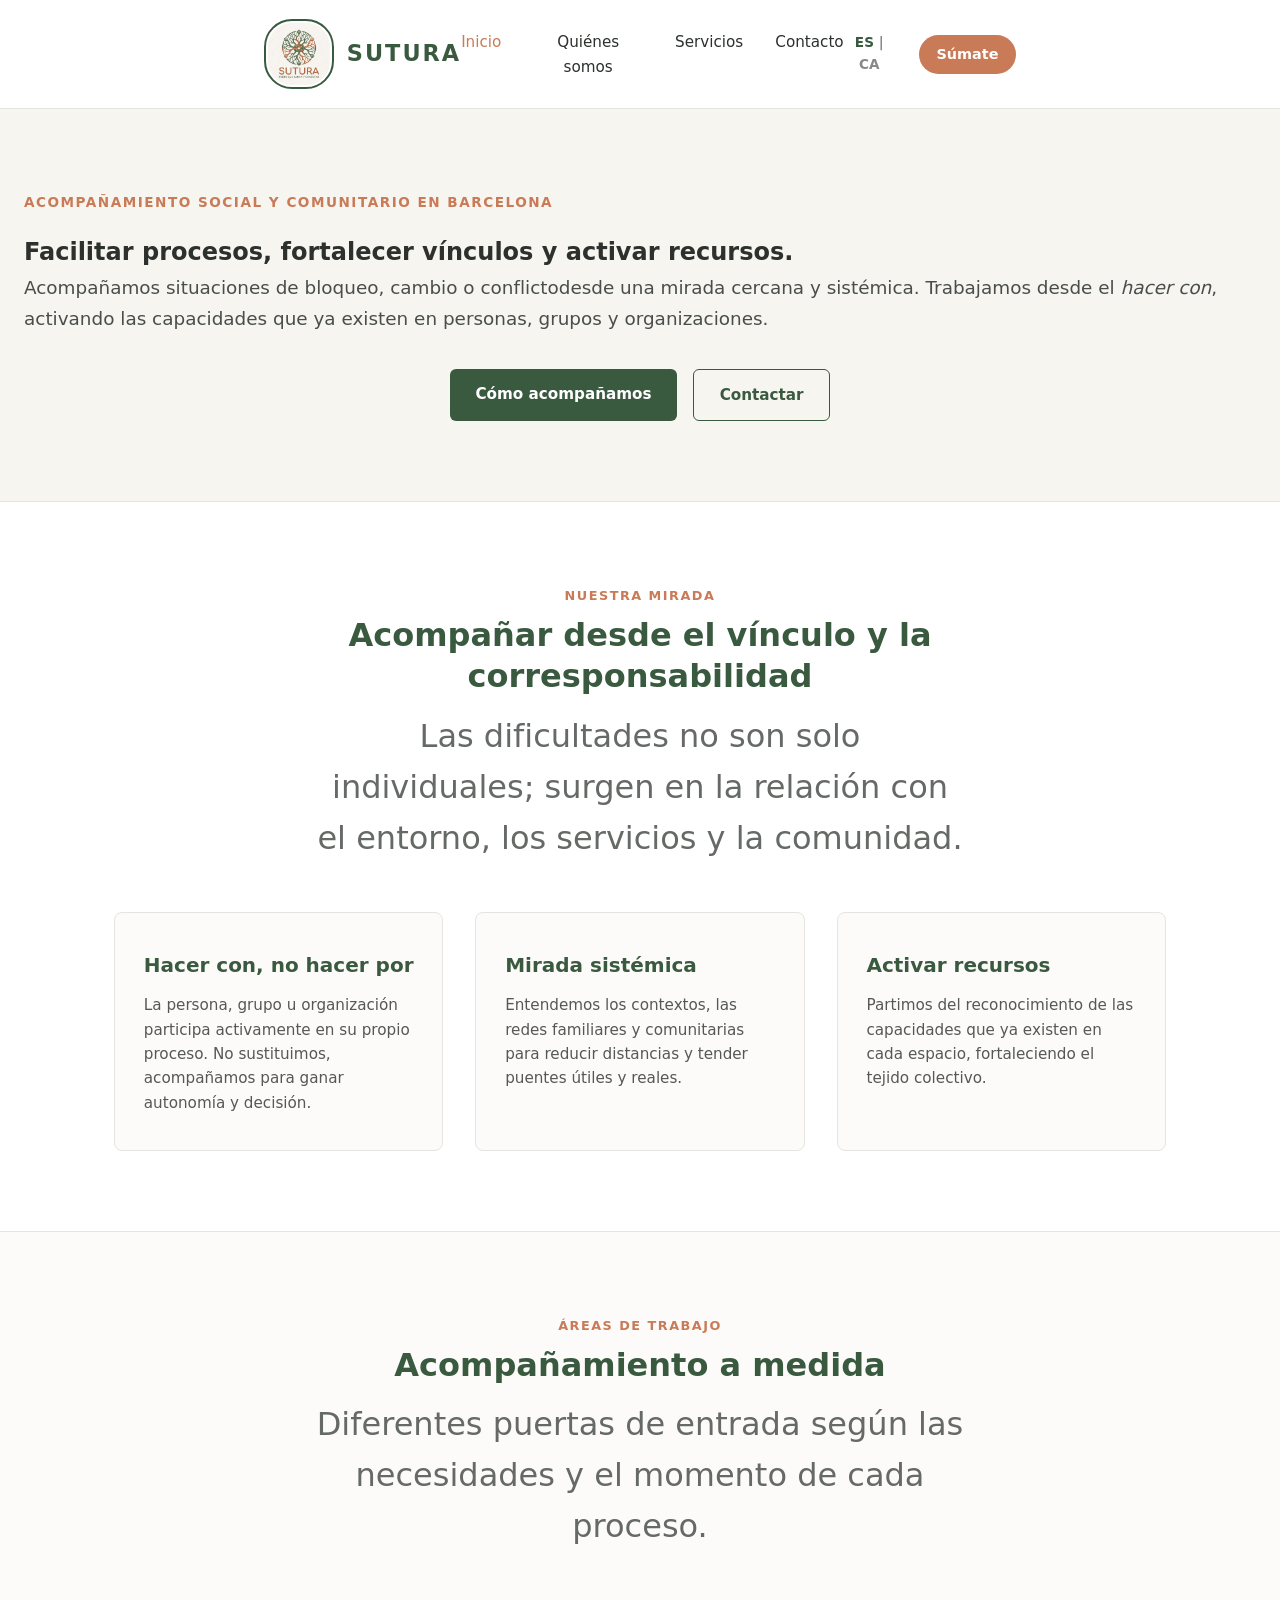
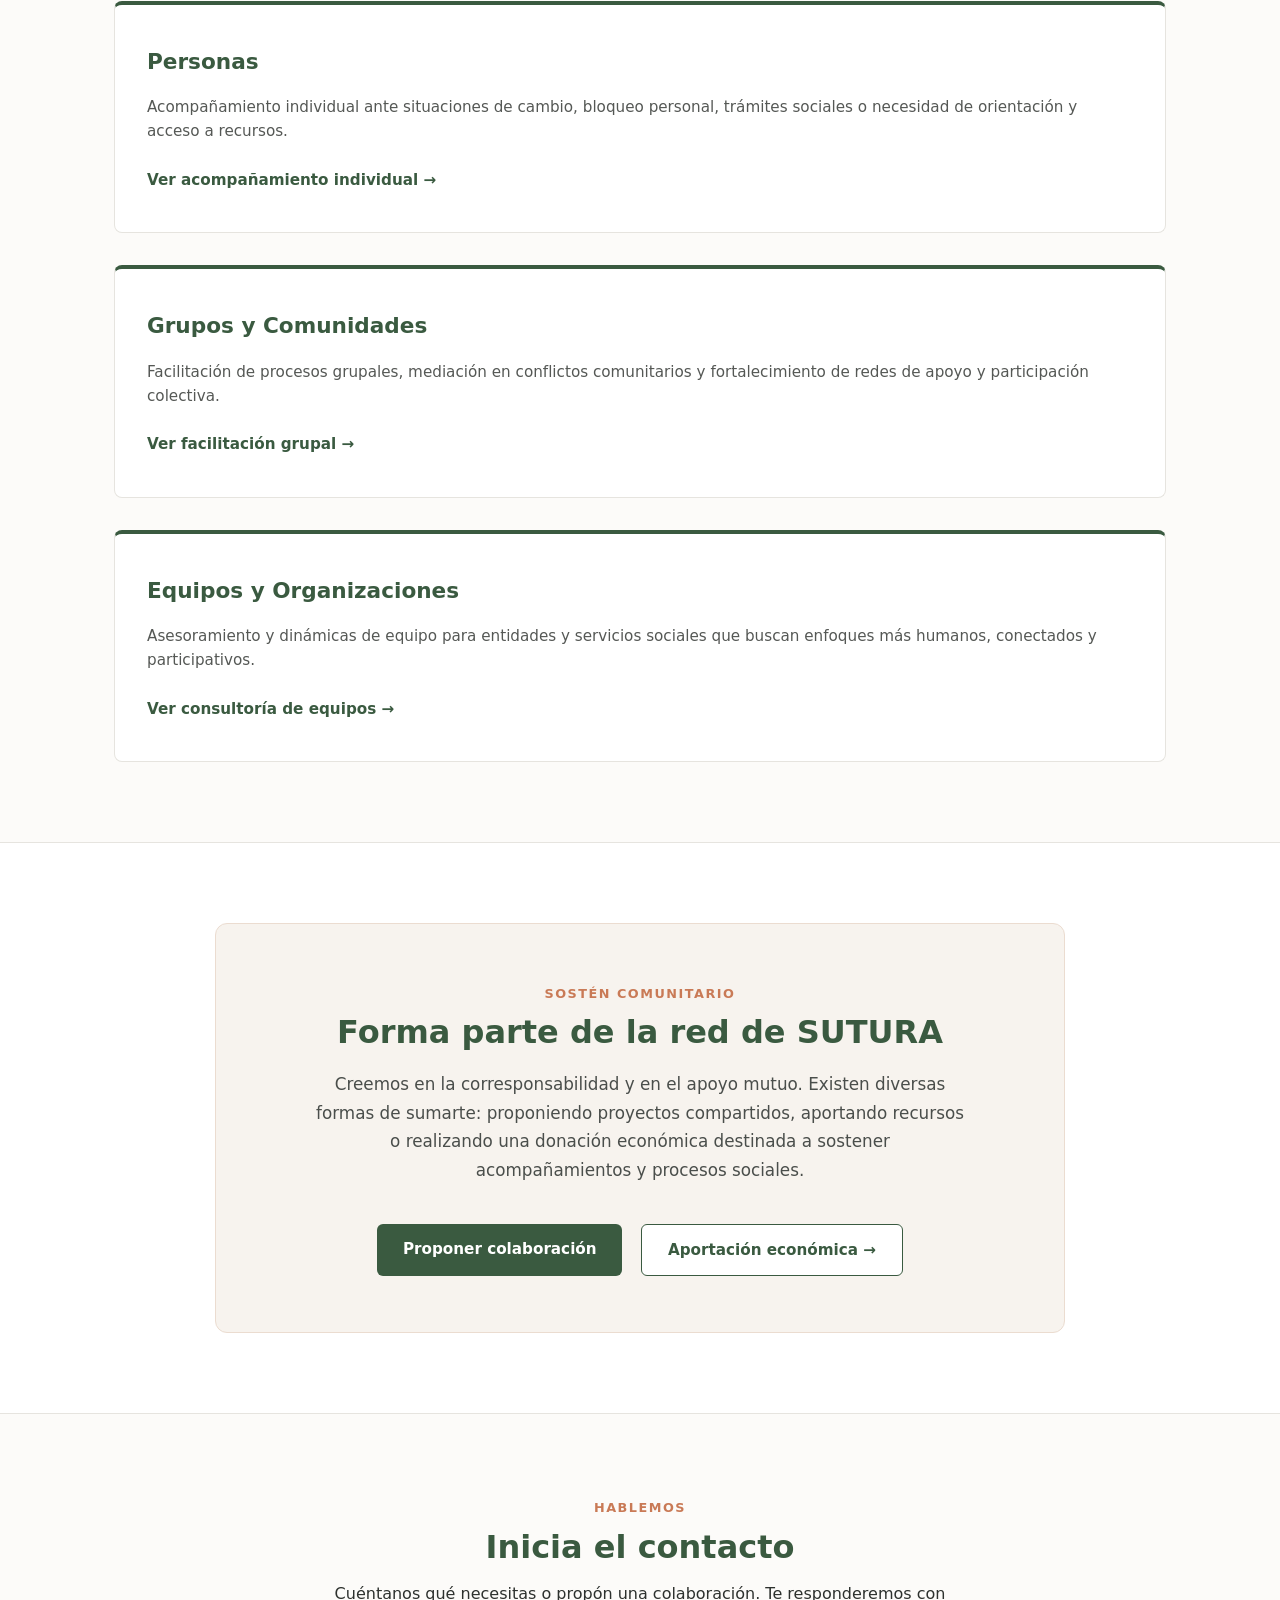
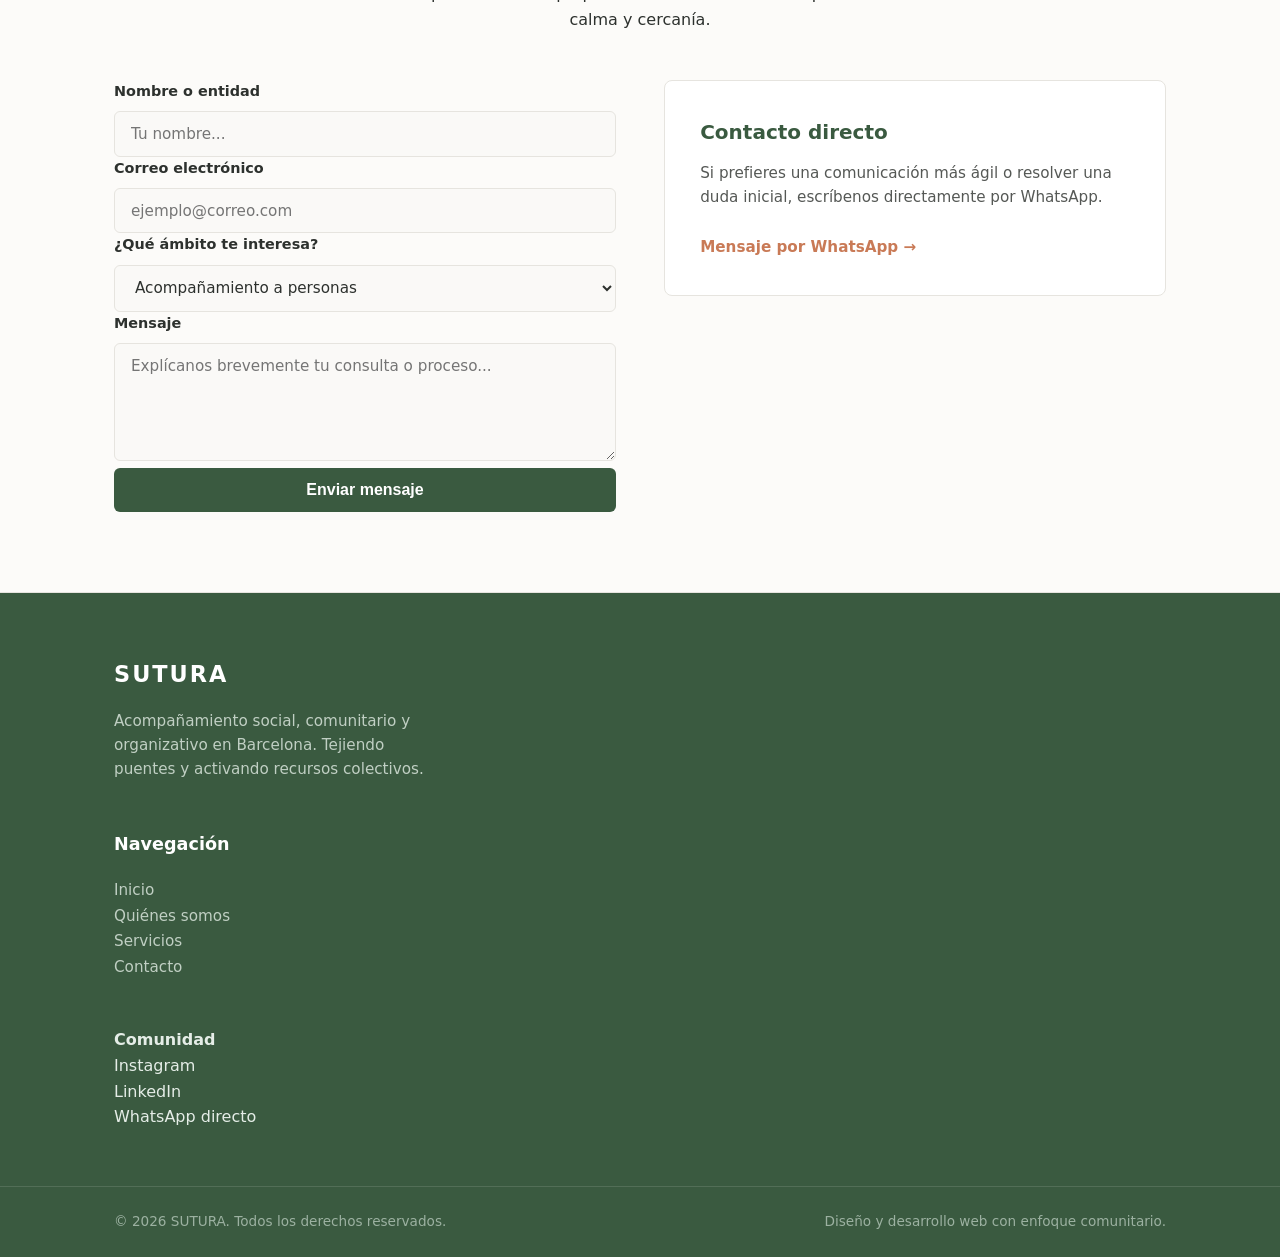
<file: index.html>
<!DOCTYPE html>
<html lang="es">
<head>
    <meta charset="UTF-8">
    <meta name="viewport" content="width=device-width, initial-scale=1.0">
    <title>SUTURA | Acompañamiento Social y Comunitario</title>

    <!--Enlace a CSS-->
    <link rel="stylesheet" href="css/styles.css">
</head>
<body>
    <!--CABECERA PRINCIPAL-->
    <header class="site-header">
        <div class="header-container">
            <!--Logotipo / Nombre del proyecto-->
            <a href="index.html" class="logo">
                <img src="img/logo-provisional.jpg" alt="Logotipo de SUTURA" class="logo-img">
                <span>SUTURA</span>
            </a>

            <!--Botón menú hamburguesa (visible solo en móviles)-->
            <button class="menu-toggle" id="menu-toggle" aria-label="Abrir menú de navegación">
                <span class="bar"></span>
                <span class="bar"></span>
                <span class="bar"></span>
            </button>

            <!--Navegación principal-->
            <nav class="main-nav">
                <ul class="nav-links">
                    <li><a href="index.html" class="active">Inicio</a></li>
                    <li><a href="quienes-somos.html">Quiénes somos</a></li>
                    <li><a href="servicios.html">Servicios</a></li>
                    <li><a href="#contacto">Contacto</a></li>
                </ul>
            </nav>

            <!--Aciones secundarias: selector de idioma y botón destacado-->
            <div class="header-actions">
                <div class="lang-selector">
                    <span class="lang-active">ES</span> | <span>CA</span> <!--lang-active para "señalar y activar" solo la parte de ES (ESPAÑOL)-->
                </div>
                <a href="#apoya" class="btn-apoya">Súmate</a>
            </div>

        </div>

    </header>

    <!--SECCIÓN HERO (Portada)-->
    <main>
        
        <section class="hero">
            <div class="her-container">
                <span class="hero-tag">Acompañamiento social y comunitario en Barcelona</span>
                <h1>Facilitar procesos, fortalecer vínculos y activar recursos.</h1>
                <p>
                    Acompañamos situaciones de bloqueo, cambio o conflictodesde una mirada cercana y sistémica.
                    Trabajamos desde el <em>hacer con</em>, activando las capacidades que ya existen en personas, grupos y organizaciones.
                </p>
                <div class="hero-buttons">
                    <a href="servicios.html" class="btn btn-primary">Cómo acompañamos</a>
                    <a href="#contacto" class="btn btn-secundary">Contactar</a>
                </div>
            </div>
        </section>

        <!--SECCIÓN MANIFIESTO/MIRADA -->
        <section class="manifiesto">
            <div class="container">
                <div class="section-header">
                    <span class="section-tag">Nuestra mirada</span>
                    <h2>Acompañar desde el vínculo y la corresponsabilidad</h2>
                    <p class="section-subtitle">
                        Las dificultades no son solo individuales; surgen en la relación con el entorno, los servicios y la comunidad.
                    </p>
                </div>

                <div class="principios-grid">
                    <article class="principio-card">
                        <h3>Hacer con, no hacer por</h3>
                        <p>
                            La persona, grupo u organización participa activamente en su propio proceso. No sustituimos, acompañamos para ganar autonomía y decisión.
                        </p>
                    </article>

                    <article class="principio-card">
                        <h3>Mirada sistémica</h3>
                        <p>
                            Entendemos los contextos, las redes familiares y comunitarias para reducir distancias y tender puentes útiles y reales.
                        </p>
                    </article>

                    <article class="principio-card">
                        <h3>Activar recursos</h3>
                        <p>
                            Partimos del reconocimiento de las capacidades que ya existen en cada espacio, fortaleciendo el tejido colectivo.
                        </p>
                    </article>
                </div>
            </div>
        </section>

        <!--SECCIÓN SERVICIOS (En la portada)-->

        <section class="servicios">
            <div class="container">
                <div class="section-header">
                    <span class="section-tag">Áreas de trabajo</span>
                    <h2>Acompañamiento a medida</h2>
                    <p class="section-subtitle">
                        Diferentes puertas de entrada según las necesidades y el momento de cada proceso.
                    </p>
                </div>

                <div class="servicios-grid">
                    <!--Tarjeta 1: Personas-->
                    <article class="servicio-card">
                        <div class="servicio-body">
                            <h3>Personas</h3>
                            <p>
                                Acompañamiento individual ante situaciones de cambio, bloqueo personal, trámites sociales o necesidad de orientación y acceso a recursos.
                            </p>
                        </div>
                        <a href="servicios.html#personas" class="btn-text">Ver acompañamiento individual &rarr;</a>
                    </article>
                    <!--Tarjeta 2: Grupos y Comunidades-->
                    <article class="servicio-card">
                        <div class="servicio-body">
                            <h3>Grupos y Comunidades</h3>
                            <p>
                                Facilitación de procesos grupales, mediación en conflictos comunitarios y fortalecimiento de redes de apoyo y participación colectiva.
                            </p>
                        </div>
                        <a href="servicios.html#grupos" class="btn-text">Ver facilitación grupal &rarr;</a>
                    </article>
                    <!--Tarjeta 3: Organizaciones-->
                    <article class="servicio-card">
                        <div class="servicio-body">
                            <h3>Equipos y Organizaciones</h3>
                            <p>
                                Asesoramiento y dinámicas de equipo para entidades y servicios sociales que buscan enfoques más humanos, conectados y participativos.
                            </p>
                        </div>
                        <a href="servicios.html#organizaciones" class="btn-text">Ver consultoría de equipos &rarr;</a>
                    </article>
                </div>
            </div>
        </section>

        <!--SECCIÓN APOYA / SÚMATE-->
        <section id="apoya" class="apoyo">
            <div class="container">
                <div class="apoyo-box">
                    <span class="section-tag">Sostén comunitario</span>
                    <h2>Forma parte de la red de SUTURA</h2>
                    <p>
                        Creemos en la corresponsabilidad y en el apoyo mutuo. Existen diversas formas de sumarte: proponiendo proyectos compartidos, aportando recursos o realizando una donación económica destinada a sostener acompañamientos y procesos sociales.
                    </p>
                    <div class="apoyo-actions">
                        <a href="#contacto" class="btn btn-primary">Proponer colaboración</a>
                        <a href="https://paypal.com" target="_blank" rel="noopener noreferrer" class="btn btn-secundary">Aportación económica &rarr;</a>
                    </div>
                </div>
            </div>
        </section>

        <!--SECCIÓN CONTACTO-->
        <section id="contacto" class="contacto">
            <div class="container">
                <div class="section-header">
                    <span class="section-tag">Hablemos</span>
                    <h2>Inicia el contacto</h2>
                    <p class="setion-sustitle">
                        Cuéntanos qué necesitas o propón una colaboración. Te responderemos con calma y cercanía.
                    </p>
                </div>

                <div class="contacto-wrapper">
                    <!--Formulario principal-->
                    <form class="contacto-form" action="#" method="post">
                        <div class="form-group">
                            <label for="nombre">Nombre o entidad</label>
                            <input type="text" id="nombre" name="nombre" required placeholder="Tu nombre...">
                        </div>

                        <div class="form-group">
                            <label for="email">Correo electrónico</label>
                            <input type="email" id="email" name="email" required placeholder="ejemplo@correo.com">
                        </div>

                        <div class="form-group">
                            <label for="tipo">¿Qué ámbito te interesa?</label>
                            <select id="tipo" name="tipo">
                                <option value="personas">Acompañamiento a personas</option>
                                <option value="grupos">Acompañamiento a grupos o comunidades</option>
                                <option value="organizaciones">Equipos y organizaciones</option>
                                <option value="colaboracion">Propuesta de colaboración</option>
                                <option value="otro">Otro motivo</option>
                            </select>
                        </div>

                        <div class="form-group">
                            <label for="mensaje">Mensaje</label>
                            <textarea id="mensaje" name="mensaje" rows="5" required placeholder="Explícanos brevemente tu consulta o proceso..."></textarea>
                        </div>

                        <button type="submit" class="btn btn-primary btn-submit">Enviar mensaje</button>
                    </form>

                    <!--Vía alternativa: WhatsApp directo-->
                    <aside class="contacto-alternativo">
                        <div class="canal-card">
                            <h3>Contacto directo</h3>
                            <p>
                               Si prefieres una comunicación más ágil o resolver una duda inicial, escríbenos directamente por WhatsApp. 
                            </p>
                            <a href="https://wa.me/34000000000" target="_blank" rel="noopener noreferrer" class="btn-whatsapp">Mensaje por WhatsApp &rarr;</a>
                        </div>
                    </aside>
                </div>
            </div>
        </section>

    </main>

    <!--PIE DE PÁGINA FOOTER-->

    <footer class="site-footer">
        <div class="container footer-container">
            <!--Columna 1: Identidad y lema-->
            <div class="footer-col footer-about">
                <a href="index.htmal" class="logo">SUTURA</a>
                <p>
                    Acompañamiento social, comunitario y organizativo en Barcelona. Tejiendo puentes y activando recursos colectivos.
                </p>
            </div>

            <!--Columna 2: Navegación directa-->
            <div class="footer-col">
                <h4>Navegación</h4>
                <ul class="footer-links">
                    <li><a href="index.html">Inicio</a></li>
                    <li><a href="quienes-somos.html">Quiénes somos</a></li>
                    <li><a href="servicios.html">Servicios</a></li>
                    <li><a href="#contacto">Contacto</a></li>
                </ul>
            </div>

            <!--Columna 3: Redes y presencia-->
            <div class="fotter-col">
                <h4>Comunidad</h4>
                <ul class="fotter-col">
                    <li><a href="https://instagram.com" target="_blank" rel="noopener noreferrer">Instagram</a></li>
                    <li><a href="https://linkedin.com" target="_blank" rel="noopener noreferrer">LinkedIn</a></li>
                    <li><a href="https://wa.me/34000000000" target="_blank" rel="noopener noreferrer">WhatsApp directo</a></li>
                </ul>
            </div>
        </div>

        <!--Barra inferior de copyright y créditos-->
        <div class="footer-bottom">
            <div class="container footer-bottom-content">
                <p>&copy; 2026 SUTURA. Todos los derechos reservados.</p>
                <p>Diseño y desarrollo web con enfoque comunitario.</p>
            </div>
        </div>
    </footer>

    <!--Enlace a JS (AL FINAL DEL BODY)-->
    <script src="js/main.js"></script>

</body>
</html>
</file>
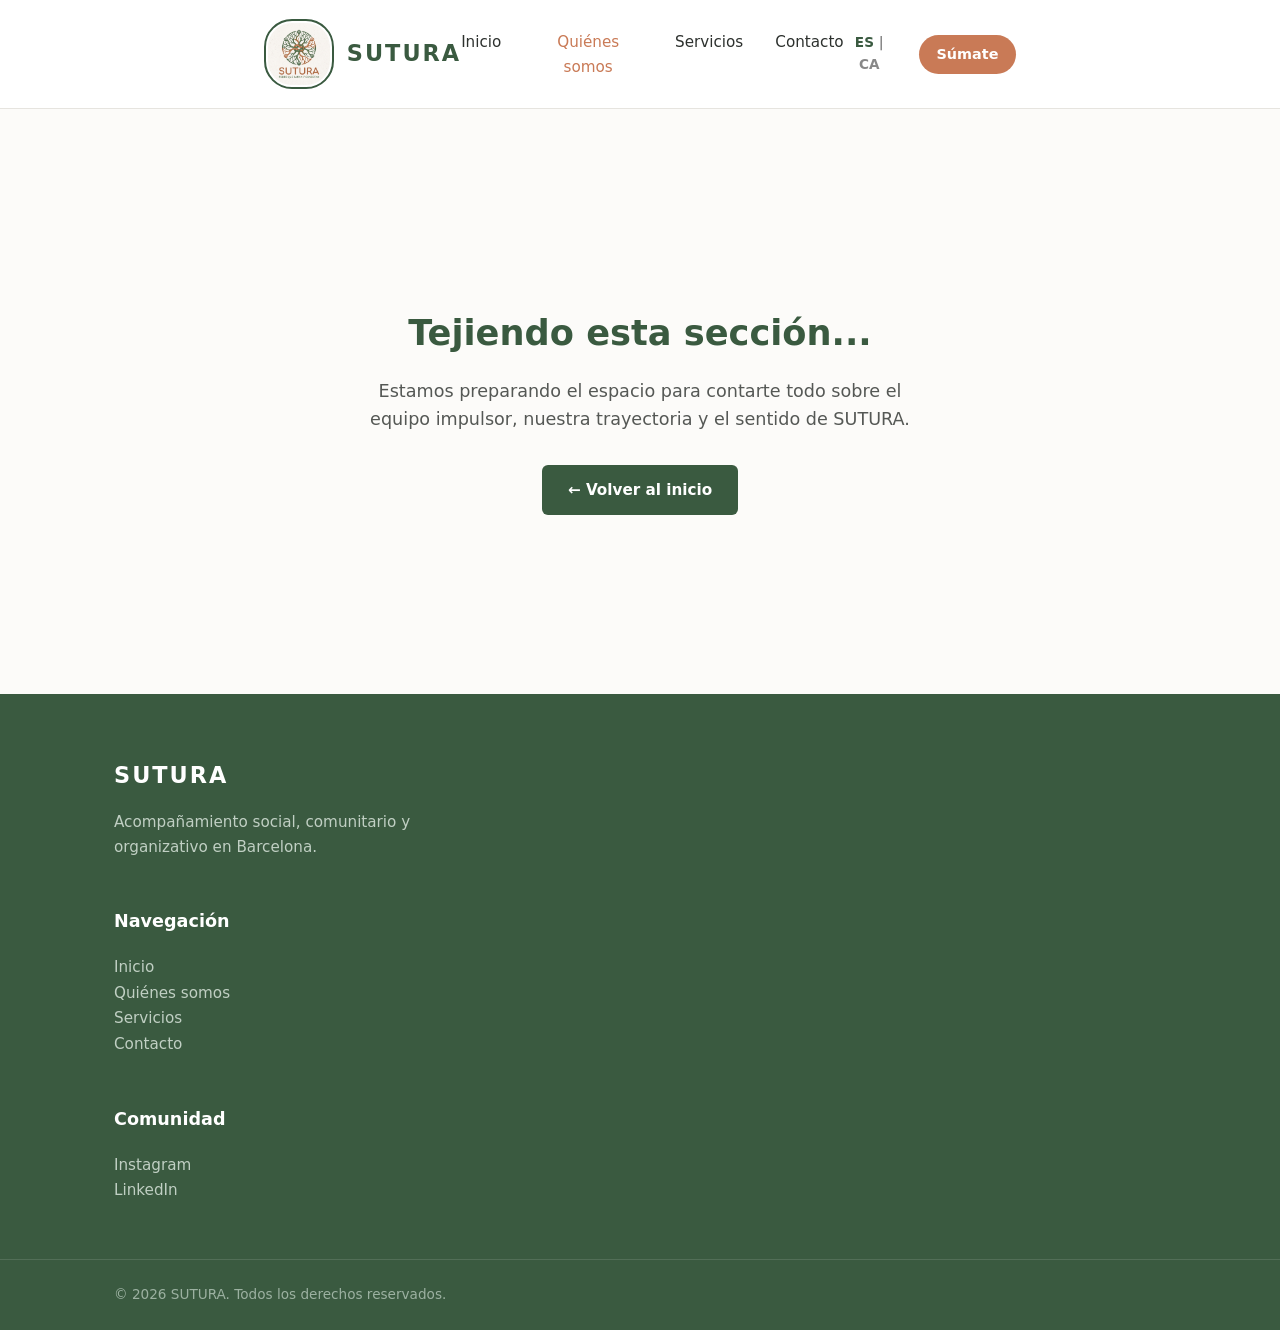
<file: quienes-somos.html>
<!DOCTYPE html>
<html lang="es">
<head>
    <meta charset="UTF-8">
    <meta name="viewport" content="width=device-width, initial-scale=1.0">
    <title>Quiénes somos | SUTURA</title>
    <link rel="stylesheet" href="css/styles.css">
</head>
<body>

    <!-- CABECERA -->
    <header class="site-header">
        <div class="header-container">
            <a href="index.html" class="logo">
                <img src="img/logo-provisional.jpg" alt="Logotipo de SUTURA" class="logo-img">
                <span>SUTURA</span>
            </a>
            </a>
            <nav class="main-nav">
                <ul class="nav-links">
                    <li><a href="index.html">Inicio</a></li>
                    <li><a href="quienes-somos.html" class="active">Quiénes somos</a></li>
                    <li><a href="servicios.html">Servicios</a></li>
                    <li><a href="index.html#contacto">Contacto</a></li>
                </ul>
            </nav>
            <div class="header-actions">
                <div class="lang-selector">
                    <span class="lang-active">ES</span> | <span>CA</span>
                </div>
                <a href="index.html#apoya" class="btn-apoya">Súmate</a>
            </div>
        </div>
    </header>

    <!-- CONTENIDO PROVISIONAL -->
    <main>
        <section class="en-construccion">
            <div class="container construccion-box">
                <div class="construccion-icono"></div>
                <h1>Tejiendo esta sección...</h1>
                <p>
                    Estamos preparando el espacio para contarte todo sobre el equipo impulsor, 
                    nuestra trayectoria y el sentido de SUTURA.
                </p>
                <a href="index.html" class="btn btn-primary">&larr; Volver al inicio</a>
            </div>
        </section>
    </main>

    <!-- PIE DE PÁGINA -->
    <footer class="site-footer">
        <div class="container footer-container">
            <div class="footer-col footer-about">
                <a href="index.html" class="logo">SUTURA</a>
                <p>Acompañamiento social, comunitario y organizativo en Barcelona.</p>
            </div>
            <div class="footer-col">
                <h4>Navegación</h4>
                <ul class="footer-links">
                    <li><a href="index.html">Inicio</a></li>
                    <li><a href="quienes-somos.html">Quiénes somos</a></li>
                    <li><a href="servicios.html">Servicios</a></li>
                    <li><a href="index.html#contacto">Contacto</a></li>
                </ul>
            </div>
            <div class="footer-col">
                <h4>Comunidad</h4>
                <ul class="footer-links">
                    <li><a href="https://instagram.com" target="_blank" rel="noopener noreferrer">Instagram</a></li>
                    <li><a href="https://linkedin.com" target="_blank" rel="noopener noreferrer">LinkedIn</a></li>
                </ul>
            </div>
        </div>
        <div class="footer-bottom">
            <div class="container footer-bottom-content">
                <p>&copy; 2026 SUTURA. Todos los derechos reservados.</p>
            </div>
        </div>
    </footer>

    <script src="js/main.js"></script>
</body>
</html>
</file>
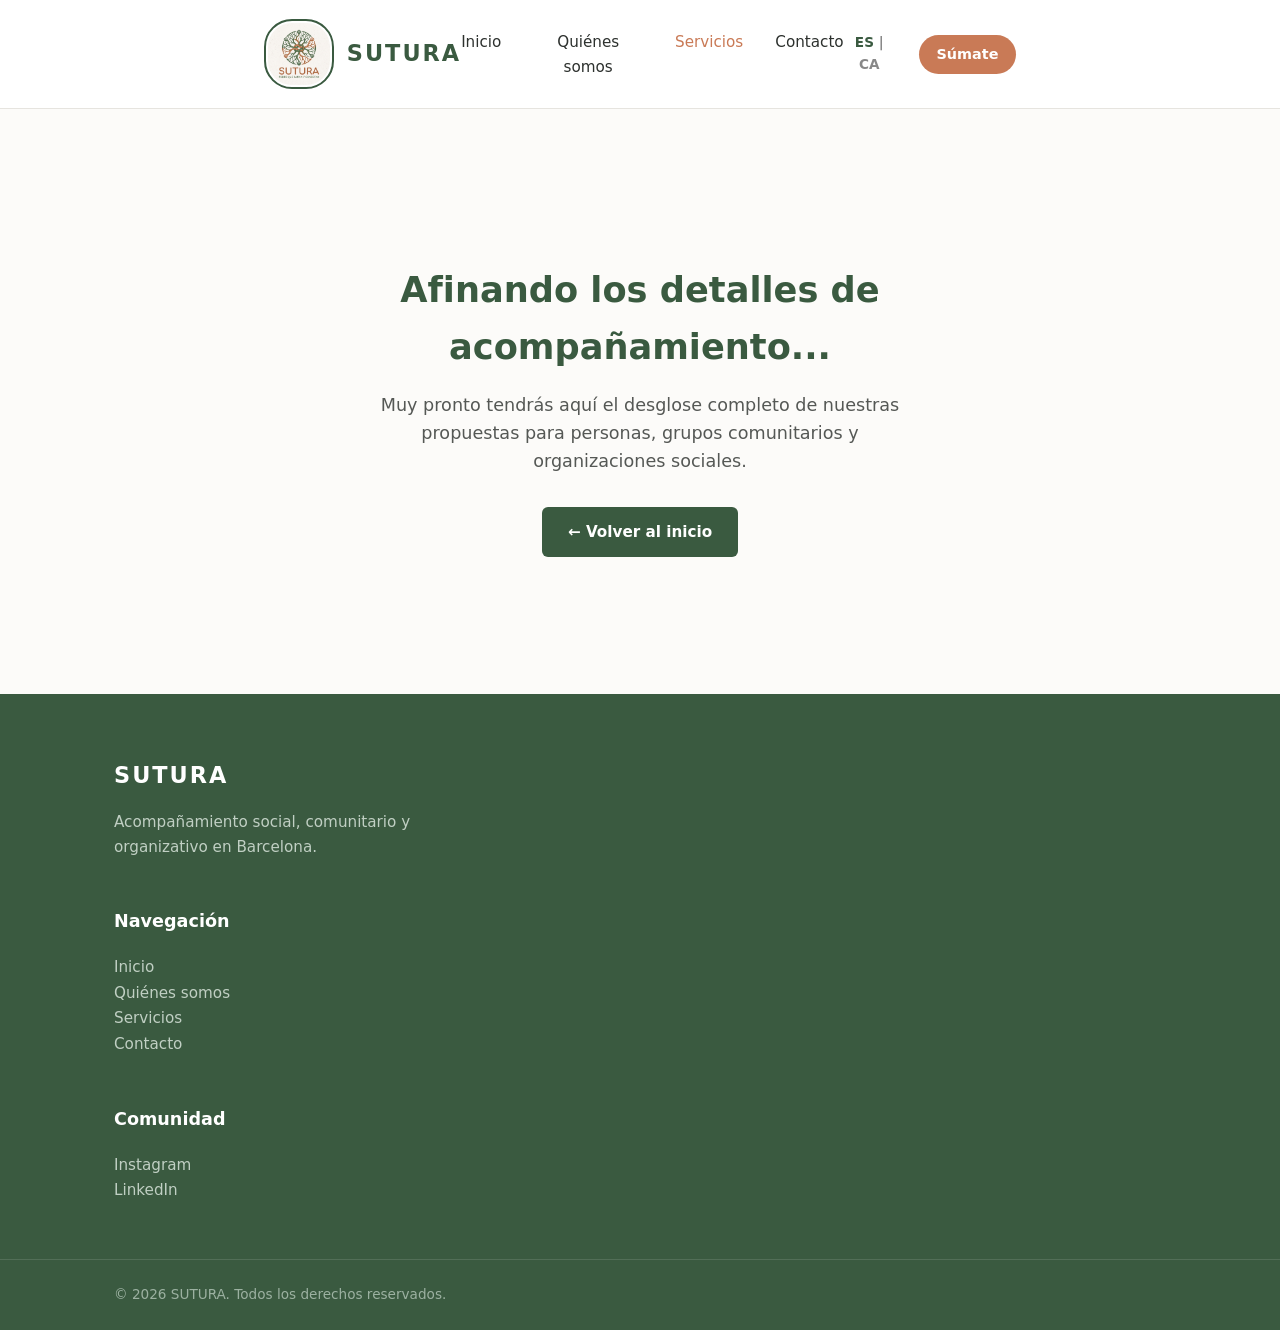
<file: servicios.html>
<!DOCTYPE html>
<html lang="es">
<head>
    <meta charset="UTF-8">
    <meta name="viewport" content="width=device-width, initial-scale=1.0">
    <title>Servicios | SUTURA</title>
    <link rel="stylesheet" href="css/styles.css">
</head>
<body>

    <!-- CABECERA -->
    <header class="site-header">
        <div class="header-container">
            <a href="index.html" class="logo">
                <img src="img/logo-provisional.jpg" alt="Logotipo de SUTURA" class="logo-img">
                <span>SUTURA</span>
            </a>
            </a>
            <nav class="main-nav">
                <ul class="nav-links">
                    <li><a href="index.html">Inicio</a></li>
                    <li><a href="quienes-somos.html">Quiénes somos</a></li>
                    <li><a href="servicios.html" class="active">Servicios</a></li>
                    <li><a href="index.html#contacto">Contacto</a></li>
                </ul>
            </nav>
            <div class="header-actions">
                <div class="lang-selector">
                    <span class="lang-active">ES</span> | <span>CA</span>
                </div>
                <a href="index.html#apoya" class="btn-apoya">Súmate</a>
            </div>
        </div>
    </header>

    <!-- CONTENIDO PROVISIONAL -->
    <main>
        <section class="en-construccion">
            <div class="container construccion-box">
                <div class="construccion-icono"></div>
                <h1>Afinando los detalles de acompañamiento...</h1>
                <p>
                    Muy pronto tendrás aquí el desglose completo de nuestras propuestas para personas, 
                    grupos comunitarios y organizaciones sociales.
                </p>
                <a href="index.html" class="btn btn-primary">&larr; Volver al inicio</a>
            </div>
        </section>
    </main>

    <!-- PIE DE PÁGINA -->
    <footer class="site-footer">
        <div class="container footer-container">
            <div class="footer-col footer-about">
                <a href="index.html" class="logo">SUTURA</a>
                <p>Acompañamiento social, comunitario y organizativo en Barcelona.</p>
            </div>
            <div class="footer-col">
                <h4>Navegación</h4>
                <ul class="footer-links">
                    <li><a href="index.html">Inicio</a></li>
                    <li><a href="quienes-somos.html">Quiénes somos</a></li>
                    <li><a href="servicios.html">Servicios</a></li>
                    <li><a href="index.html#contacto">Contacto</a></li>
                </ul>
            </div>
            <div class="footer-col">
                <h4>Comunidad</h4>
                <ul class="footer-links">
                    <li><a href="https://instagram.com" target="_blank" rel="noopener noreferrer">Instagram</a></li>
                    <li><a href="https://linkedin.com" target="_blank" rel="noopener noreferrer">LinkedIn</a></li>
                </ul>
            </div>
        </div>
        <div class="footer-bottom">
            <div class="container footer-bottom-content">
                <p>&copy; 2026 SUTURA. Todos los derechos reservados.</p>
            </div>
        </div>
    </footer>

    <script src="js/main.js"></script>
</body>
</html>
</file>
<file: css/styles.css>
/* 1. VARIABLES DE COLOR Y TIPOGRAFÍA: Tonos cálidos, terrosos y cercanos*/

:root {
    --color-fondo: #fcfbf9; /*Blanco roto/hueso*/
    --color-texto: #2d312e; /*Gris oscuro (mejor contraste y lectura)*/
    --color-primario: #3a5a40; /* Verde bosque (red naturaleza - micelio)*/
    --color-acento: #c97a56; /*Terracota/arcilla*/
    --color-borde: #e6e4df; /*Gris suave para líneas sutiles*/

    --fuente-base: system-ui, -apple-system, BlinkMacSystemFont, 'Segoe UI', Roboto, sans-serif; /*Tipografía*/
    --max-ancho: 1100px; /*Ancho máx. para que el texto no se estire demasiado en pantallas grandes*/
    
}

/*2. RESETEO BÁSICO Y ESTILOS GENERALES*/

* {
    margin: 0;
    padding: 0;
    box-sizing: border-box;
}

body {
    font-family: var(--fuente-base);
    background-color: var(--color-fondo);
    color: var(--color-texto);
    line-height: 1.6;
}

/*Para que los enlaces no tengan el subrayado típico por defecto*/
a {
    text-decoration: none;
    color: inherit;
}

/*Quitar puntos negros en las listas*/
ul {
    list-style: none;
}

/*3. CABECERA Y NAVEGACIÓN (FLEXBOX)*/
.site-header {
    background-color: #ffffff;
    border-bottom: 1px solid var(--color-borde);
    position: sticky; /*Se queda fija arriba cuando se hace scroll*/
    top: 0;
    z-index: 100;
} 

/*Contenedor que centra el contenido en la pantalla*/
.header-container {
    max-width: var(--max-ancho);
    margin: 0 auto; /*0 arriba/abajo, auto a los lados = centrado horizontal*/
    padding: 1.2rem 1.5rem; /*Espacio interior para que respire*/

    display: flex;
    justify-content: space-between; /*reparte el espacio: logo izq, enlaces medio, acciones dr*/
    align-items: center; /*Centra verticalmente todos los elementos*/
    position: relative;  /*Clave: el menú absoluto se posicionará relativo a este contenedor (para garantizar la apertura en móviles) + actualización en @media*/
}

/*Logo-Nombre*/
.logo {
    display: flex;
    align-items: center;
    gap: 0.8rem;       /* Espacio entre el icono y la palabra SUTURA */
    font-size: 1.4rem;
    font-weight: 700;
    letter-spacing: 2px;
    color: var(--color-primario);
}

.logo-img {
    height: 70px;
    width: 70px;                  /* Fijamos ancho igual a la altura para un círculo perfecto */
    border-radius: 40%;           /* Hace la imagen completamente redonda */
    object-fit: cover;            /* Asegura que la imagen rellene el círculo sin deformarse */
    border: 2px solid var(--color-primario); /* Línea sutil en tono arcilla/terracota */
    padding: 2px;                 /* Pequeño margen interno para que respire */
    background-color: #ffffff;    /* Fondo blanco interior por si la imagen tiene transparencias */
}

/*Lista de enlaces del menu*/
.nav-links {
    display: flex;
    gap: 2rem; /*Espacio entre cada enlace*/
}

.nav-links a {
    font-weight: 500;
    font-size: 0.95rem;
    transition: color 0.2s ease;
}

/*Efecto al pasar el ratón (hover)*/
.nav-links a:hover,
.nav-links a.active {
    color: var(--color-acento);
}

/*Bloque derecho: idioma y botón "Súmate" */
.header-actions {
    display: flex;
    align-items: center;
    gap: 1.5rem;
}

.lang-selector {
    font-size: 0.85rem;
    font-weight: 600;
    color: #888;
}

.lang-selector .lang-active {
    color: var(--color-primario);
}

/*Botón destacado Súmate */
.btn-apoya {
    background-color: var(--color-acento);
    color: #ffffff !important;
    padding: 0.5rem 1.1rem;
    border-radius: 20px;
    font-size: 0.9rem;
    font-weight: 600;
    transition: opacity 0.2s ease;
}

.btn-apoya:hover {
    opacity: 0.9;
}

/*4. SECCIÓN HERO (Portada) */

.hero {
    padding: 5rem 1.5rem; /*Espacio vertical*/
    background-color: #f7f5f0; /*Tono arena para diferenciarlo del header*/
    border-bottom: 1px solid var(--color-borde);
}

.header-container {
    max-width: 800px; /*Un ancho mas estrecho para facilitar la lectura del texto*/
    margin: 0 auto;
    text-align: center; /*Centra todo el contenido del Hero*/
}

/*La pequeña etiqueta descriptiva superior*/
.hero-tag {
    display: inline-block;
    font-size: 0.85rem;
    font-weight: 600;
    text-transform: uppercase; /*Pone el texto en mayúsculas automáticamente*/
    letter-spacing: 1.5px;
    color: var(--color-acento);
    margin-bottom: 1.2rem;
}

/*El titulo principal H1*/
.her h1 {
    font-size: 2.6rem;
    line-height: 1.2;
    color: var(--color-primario);
    margin-bottom: 1.5;
    font-weight: 700;
}

/*El parrafo explicativo*/
.hero p {
    font-size: 1.15rem;
    color: #4a4e4b;
    margin-bottom: 2.2rem;
    line-height: 1.7;
}

/*Contenedor de botones */
.hero-buttons {
    display: flex;
    justify-content: center;
    gap: 1rem;
    flex-wrap: wrap; /*Si la pantalla es pequeña, bajan a otra linea sin romperse*/
}

/*Estilos comunes a todos los botones*/
.btn {
    display: inline-block;
    padding: 0.8rem 1.6rem;
    border-radius: 6px;
    font-weight: 600;
    font-size: 0.95rem;
    transition: all 0.2s ease;
}

/*Botón primario (relleno sólido)*/
.btn-primary {
    background-color: var(--color-primario);
    color: #ffffff;
}

.btn-primary:hover {
    background-color: #2b4330; /*Un verde un poco más oscuro al posar el ratón*/
}

/*Botón secundario (borde)*/
.btn-secundary {
    background-color: transparent;
    color: var(--color-primario);
    border: 1px solid var(--color-primario);
}

.btn-secundary:hover {
    background-color: var(--color-primario);
    color: #ffffff;
}

/*5. CONTENEDOR REUTILIZABLE Y ENCABEZADOS DE SECCIÓN*/

.container {
    max-width: var(--max-ancho);
    margin: 0 auto;
    padding: 0 1.5rem;
}

.section-header {
    text-align: center;
    max-width: 650px;
    margin: 0 auto 3rem auto; /*Margen inferior para separar del contenido*/
}

.section-tag {
    display: inline-block;
    font-size: 0.8rem;
    font-weight: 700;
    text-transform: uppercase;
    letter-spacing: 1.5px;
    color: var(--color-acento);
    margin-bottom: 0.5rem;
}

.section-header h2 {
    font-size: 2rem;
    color: var(--color-primario);
    line-height: 1.3;
    margin-bottom: 0.8rem;
}

.section-subtitle {
    font-size: 2rem;
    color: #666a67;
}

/*6. SECCIÓN MANIFIESTO (GRID DE PRINCIPIOS)*/

.manifiesto {
    padding: 5rem 0;
    background-color: #ffffff;
    border-bottom: 1px solid var(--color-borde);
}

.principios-grid {
    display: grid;
    grid-template-columns: repeat(auto-fit, minmax(280px, 1fr));
    gap: 2rem; /*Espacio uniforme entre tarjetas*/
}

/*Tarjeta individual*/
.principio-card {
    background-color: var(--color-fondo);
    padding: 2.2rem 1.8rem;
    border-radius: 8px;
    border: 1px solid var(--color-borde);
    transition: transform 0.2s ease, box-shadow 0.2s ease;
}

/*Efecto sutil de elevación al pasar el ratón*/
.principio-card:hover {
    transform: translateY(-4px);
    box-shadow: 0 8px 20px rgba(0, 0, 0, 0.05);
}

.principio-card h3 {
    font-size: 1.25rem;
    color: var(--color-primario);
    margin-bottom: 0.8rem;
}

.principio-card p {
    font-size: 0.95rem;
    color: #555855;
    line-height: 1.6;
}

/*7. SECCIÓN SERVICIOS (Portada index.html)*/

.servicios {
    padding: 5rem 0;
    background-color: var(--color-fondo);
    border-bottom: 1px solid var(--color-borde);
}

.servicios-grid {
    display: grid;
    grid-template-columns: repeat(auto-fit, minmax (300px,1fr));
    gap: 2rem;
}

/*Estructura de la tarjeta individual*/
.servicio-card {
    background-color: #ffffff;
    padding: 2.5rem 2rem;
    border-radius: 8px;
    border: 1px solid var(--color-borde);
    border-top: 4px solid var(--color-primario); /*La linea decorativa superior*/

    display: flex;
    flex-direction: column; /*Apila los elementos en vertical*/
    justify-content: space-between; /*Separa el texto arriba y el botón abajo*/

    transition: transform 0.2s ease, border-color 0.2s ease;
}

.servicio-card:hover {
    transform: translateY(-4px);
    border-top-color: var(--color-acento); /*Cambia el color de la barra al pasar el ratón*/
}

.servicio-card h3 {
    font-size: 1.35rem;
    color: var(--color-primario);
    margin-bottom: 1rem;
}

.servicio-card p {
    font-size: 0.95rem;
    color: #555855;
    line-height: 1.6;
    margin-bottom: 1.5rem;
}

/*Enlace tipo texto con flecha interactiva*/
.btn-text {
    font-size: 0.95rem;
    font-weight: 600;
    color: var(--color-primario);
    display: inline-flex;
    align-items: center;
    gap: 0.4rem;
    transition: color 0.2s ease,transform 0.2s ease;
}

.btn-text:hover {
    color: var(--color-acento);
    transform: translateX(4px); /*Desplaza ligeramente la flecha a la derecha*/
}

/*8. SECCIÓN APOYA / SÚMATE (Portada index.html)*/

.apoyo {
    padding: 5rem 0;
    background-color: #ffffff;
    border-bottom: 1px solid var(--color-borde);
}

.apoyo-box {
    background-color: #f7f3ee; /*Tono crema cálido para destacar*/
    border: 1px solid #ebdcd0;
    border-radius: 12px;
    padding: 3.5rem 2rem;
    text-align: center;
    max-width: 850px;
    margin: 0 auto;
}

.apoyo-box h2 {
    font-size: 2rem;
    color: var(--color-primario);
    margin-bottom: 1rem;
    line-height: 1.3;
}

.apoyo-box p {
    font-size: 1.05rem;
    color: #4a4e4b;
    max-width: 650px;
    margin: 0 auto 2.5rem auto; /*Centra el párrafo y da margen inferior*/
    line-height: 1.7;
}

.apoyo-actions {
    display: flex;
    justify-content: center;
    gap: 1.2rem;
    flex-wrap: wrap;
}

/*Modificación sutil para el botón secundario dentro de este fondo crema*/
.apoyo-box .btn-secundary {
    border-color: var(--color-primario);
    background-color: #ffffff;
}

.apoyo-box .btn-secundary:hover {
    background-color: var(--color-primario);
    color: #ffffff;
}

/*9. SECCIÓN CONTACTO / FORMULARIO*/

.contacto {
    padding: 5rem 0;
    background-color: var(--color-fondo);
    border-bottom: 1px solid var(--color-borde);
}

/*Rejilla: 2 partes para el formulario, 1 parte para la tarjeta lateral*/
.contacto-wrapper {
    display: grid;
    grid-template-columns: repeat(auto-fit, minmax(320px, 1fr));
    gap: 3rem;
    align-items: start;
}

.form-group label {
    display: block;
    font-size: 0.9rem;
    font-weight: 600;
    color: var(--color-texto);
    margin-bottom: 0.5rem;
}

/*Estilos comunes a inputs, select y textarea*/
.form-group input, 
.form-group select,
.form-group textarea {
    width: 100%;
    padding: 0.8rem 1rem;
    border: 1px solid var(--color-borde);
    border-radius: 6px;
    font-family: inherit;
    font-size: 0.95rem;
    background-color: #faf9f7;
    color: var(--color-texto);
    transition: border-color 0.2s ease, box-shadow 0.2s ease;
}

/*Estado activo al hacer clic o escribir*/
.form-group input:focus,
.form-group select:focus,
.form-group textarea:focus {
    outline: none;
    border-color: var(--color-primario);
    box-shadow: 0 0 0 3px rgba(58, 90, 64, 0.15);
    background-color: #ffffff;
}

.form-group textarea {
    resize: vertical;
}

.btn-submit {
    border: none;
    cursor: pointer;
    width: 100%;
    font-size: 1rem;
}

/*Tarjeta lateral informativa de WhatsApp*/
.canal-card {
    background-color: #ffffff;
    padding: 2.2rem;
    border-radius: 8px;
    border: 1px solid var(--color-borde);
}

.canal-card h3 {
    font-size: 1.25rem;
    color: var(--color-primario);
    margin-bottom: 0.8rem;
}

.canal-card p {
    font-size: 0.95rem;
    color: #555855;
    line-height: 1.6;
    margin-bottom: 1.5rem;
}

.btn-whatsapp {
    display: inline-flex;
    align-items: center;
    gap: 0.5rem;
    font-weight: 600;
    font-size: 0.95rem;
    color: var(--color-acento);
    transition: color 0.2s ease, transform 0.2s ease;
}

.btn-whatsapp:hover {
    color: var(--color-primario);
    transform: translateX(4px);
}

/*10. PIE DE PÁGINA (FOOTER)*/

.site-footer {
    background-color: var(--color-primario);
    color: #e5ede7; /*Tono claro con tinte verdoso muy suave*/
    padding-top: 4rem;
}

/*Rejilla de tres columnas principales*/
.footer-container {
    display: grid;
    grid-template-columns: repeat(auto-fit), minmax(220px, 1fr);
    gap: 3rem;
    padding-bottom: 3.5rem;
}

/*Columna de identidad*/
.footer-about .logo {
    color: #ffffff;
    display: inline-block;
    margin-bottom: 1rem;
}

.footer-about p {
    font-size: 00.95rem;
    line-height: 1.6;
    color: #c0cfc3;
    max-width: 320px;
}

/*Titulos de las columnas de enlaces*/
.footer-col h4 {
    color: #ffffff;
    font-size: 1.1rem;
    margin-bottom: 1.2rem;
    font-weight: 600;
}

/*Listas de enlaces del pie*/
.footer-link {
    display: flex;
    flex-direction: column;
    gap: 0.7rem;
}

.footer-links a {
    font-size: 0.95rem;
    color: #c0cfc3;
    transition: color 0.2s ease, transform 0.2s ease;
    display: inline-block;
}

.footer-links a:hover {
    color: #ffffff;
    transform: translateX(3px);
}

/*Barra inferior de derechos y autoría*/
.footer-bottom {
    border-top: 1px solid rgba(255, 255, 255, 0.12);
    padding: 1.5rem 0;
    font-size: 0.85rem;
    color: #9cb1a1;
}

.footer-bottom-content {
    display: flex;
    justify-content: space-between;
    align-items: center;
    flex-wrap: wrap;
    gap: 1rem;
}

/* ==========================================================================
   11. PÁGINAS EN CONSTRUCCIÓN
   ========================================================================== */
.en-construccion {
    min-height: 65vh;              /* Ocupa al menos el 65% de la altura visible de pantalla */
    display: flex;
    align-items: center;           /* Centrado vertical */
    justify-content: center;       /* Centrado horizontal */
    padding: 3rem 1.5rem;
    text-align: center;
}

.construccion-box {
    max-width: 600px;
}

.construccion-icono {
    font-size: 4rem;
    margin-bottom: 1rem;
    animation: flotar 3s ease-in-out infinite; /* Pequeño balanceo suave */
}

.construccion-box h1 {
    font-size: 2.2rem;
    color: var(--color-primario);
    margin-bottom: 1rem;
}

.construccion-box p {
    font-size: 1.1rem;
    color: #555855;
    margin-bottom: 2rem;
    line-height: 1.6;
}

/*======================================================================================*/

/*12. RESPONSIVE DESIGN Y MEDIA QUERIES*/

/*Por defecto, en pantallas de ordenador ocultamos el botón hamburguesa*/
.menu-toggle {
    display: none;
    flex-direction: column;
    justify-content: space-between;
    width: 28px;
    height: 20px;
    background: transparent;
    border: none;
    cursor: pointer;
    padding: 0;
}

.menu-toggle .bar {
    width: 100%;
    height: 3px;
    background-color: var(--color-primario);
    border-radius: 2px;
    transition: all 0.3s ease;
}

/*Reglas exclusivas para pantallas de menos de 768px (Tablets y Móviles*/
@media (max-width: 768px) {
    /*Mostrar el menú hamburguesa*/
    .menu-toggle {
        display: flex;
    }

    .main-nav {
        display: none;  /*Oculto por defecto hasta que pulsen la hamburguesa*/
        position: absolute;
        top: 100%;
        left: 0;
        width: 100%;
        background-color: #ffffff;
        border-bottom: 1px solid var(--color-borde);
        padding: 1.5rem;
        box-shadow: 0 4px 12px rgba(0, 0, 0, 0.08);
        z-index: 999; /*para el menú en móviles*/
    }

    /*Clase que añadiremos con JS en la Fase 3 para mostrarlo*/
    .main-nav.nav-open {
        display: block; /*Importante para los móviles*/
    }

    .nav-links {
        flex-direction: column;  /*Enlaces en lista vertical*/
        gap: 1.2rem;
        text-align: center;
    }

    /*Ajustes en textos para que no se vean desproporcionados en pantallas pequeñas*/
    .hero h1 {
        font-size: 2rem;
    }

    .hero p{
        font-size: 1rem;
    }

    .section-header h2 {
        font-size: 1.6rem;
    }

    /*Los botones del hero y apoyo ocuparán todo el ancho para que sea fácil tocarlo con el dedo*/
    .hero-buttons .btn,
    .apoyo-action .btn {
        width: 100%;
        text-align: center;
    }

    .footer-bottom-content {
        flex-direction: column;
        text-align: center;
        gap: 0.5rem;
    }
}
</file>
